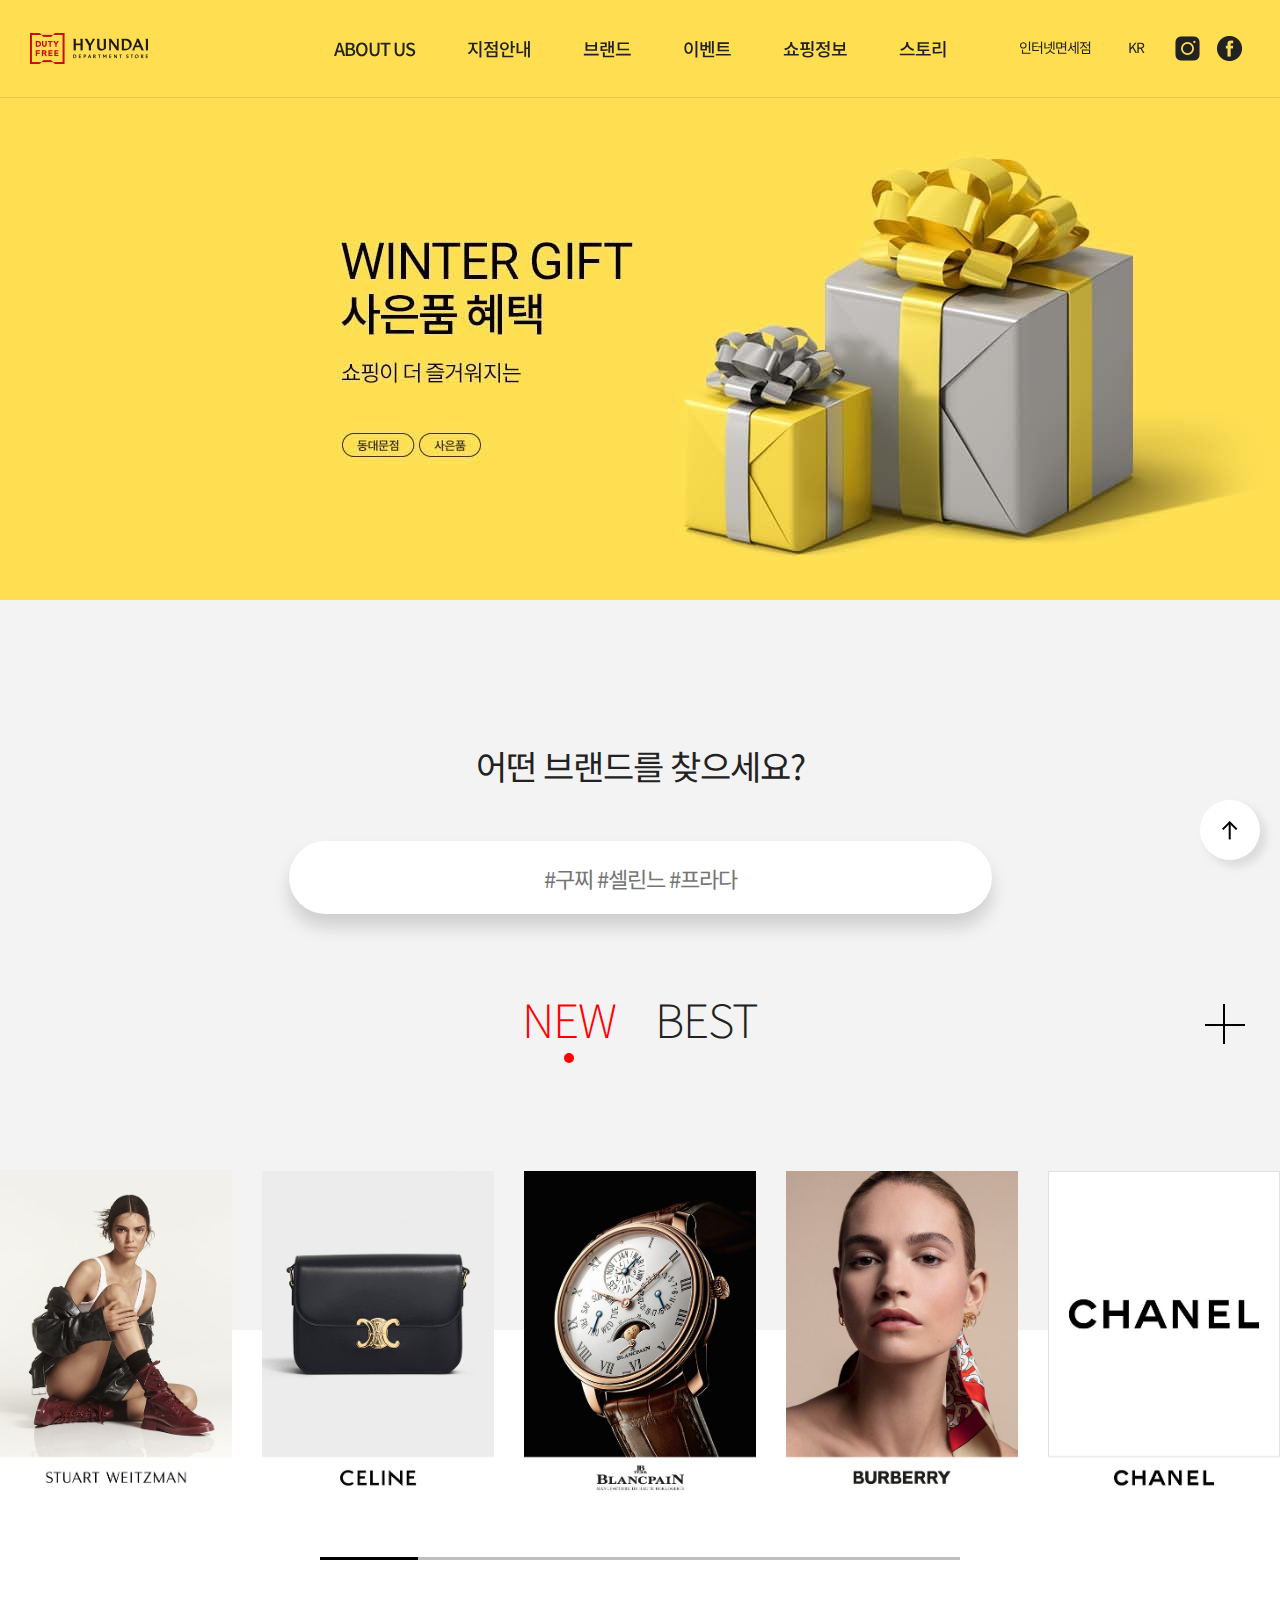
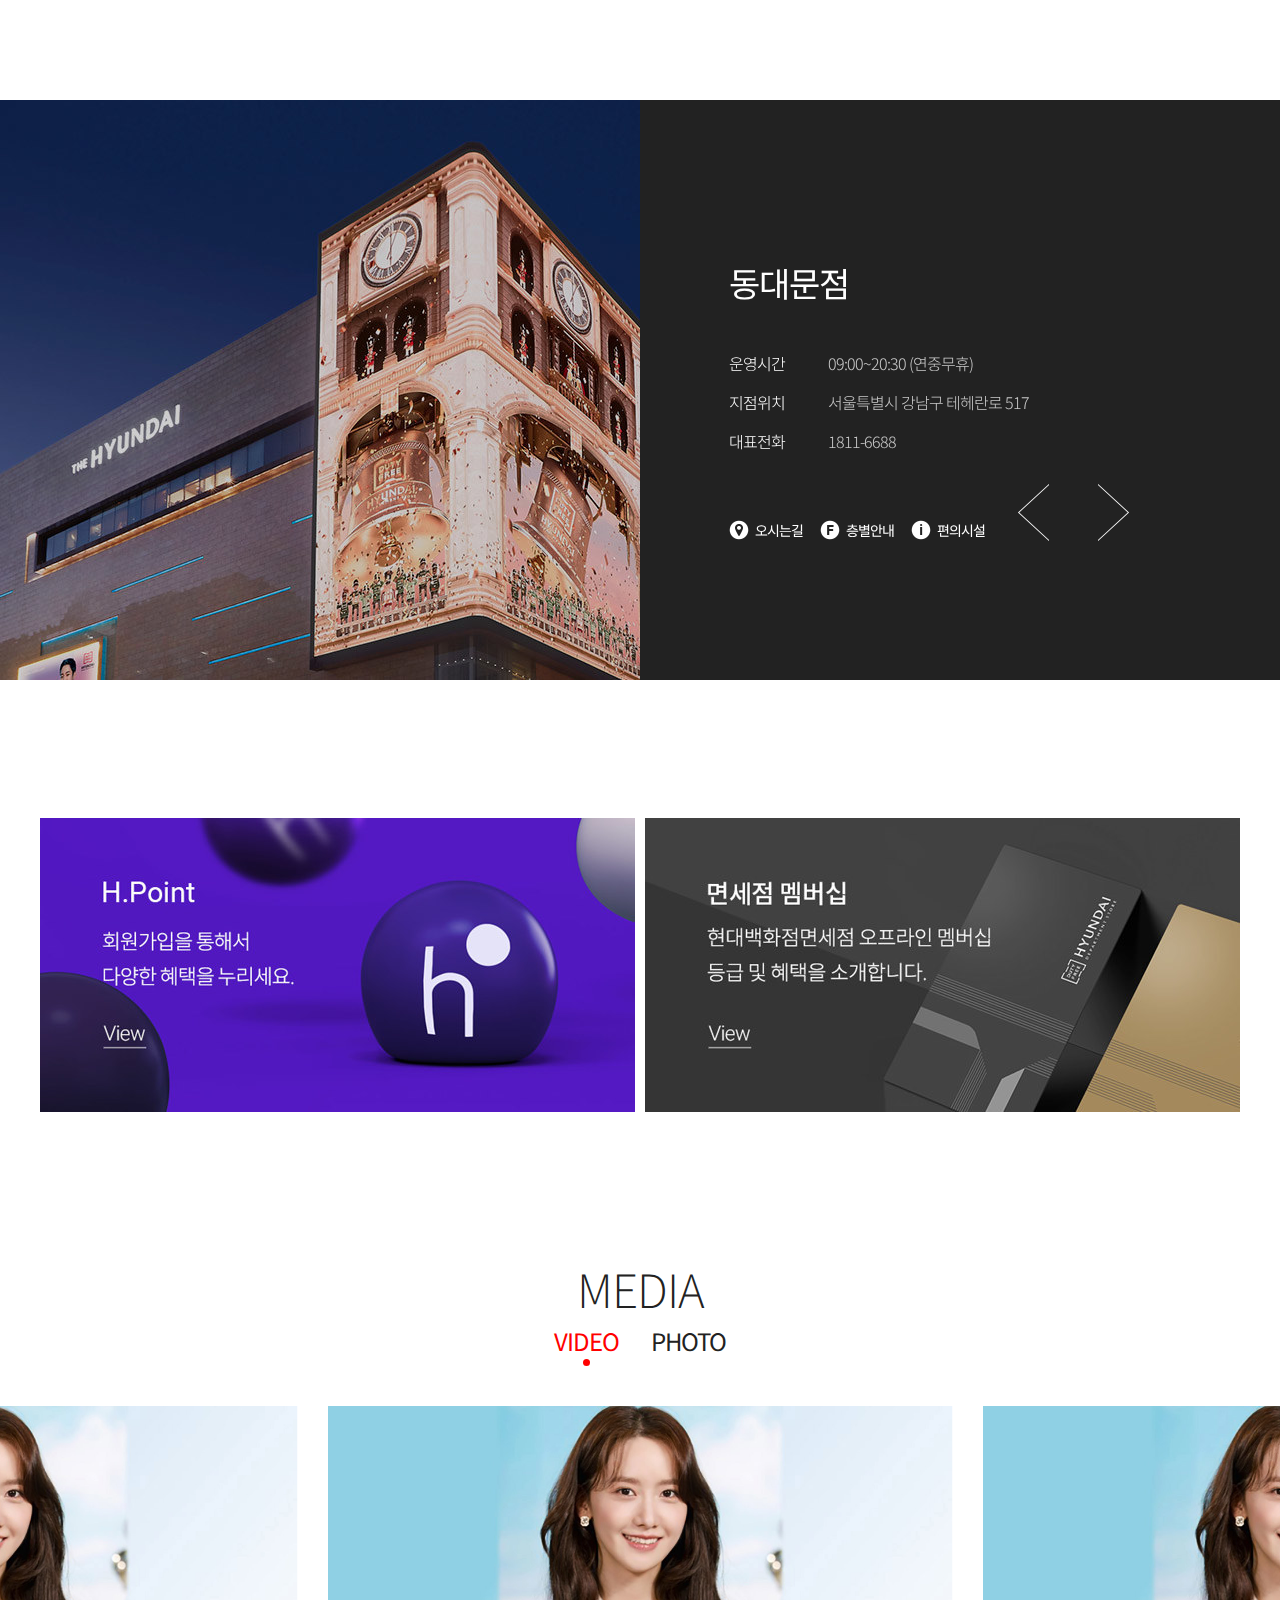
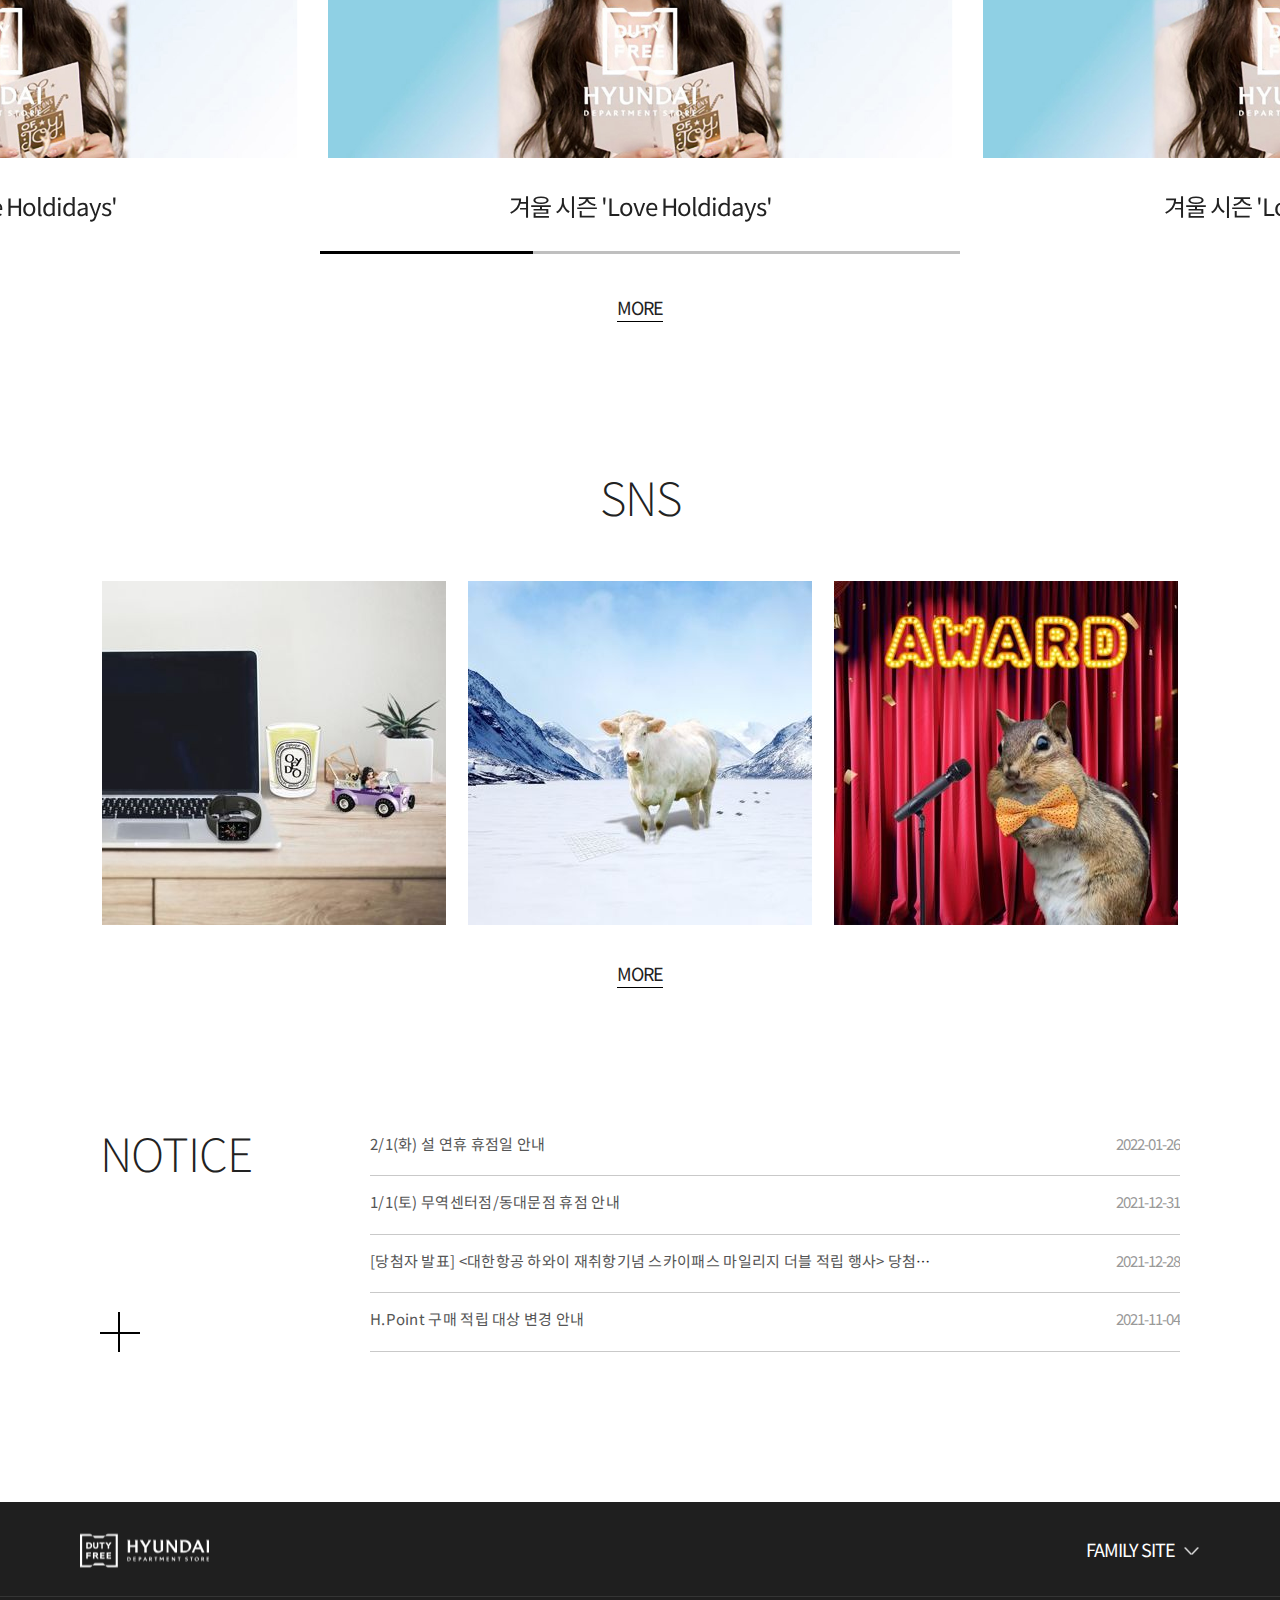
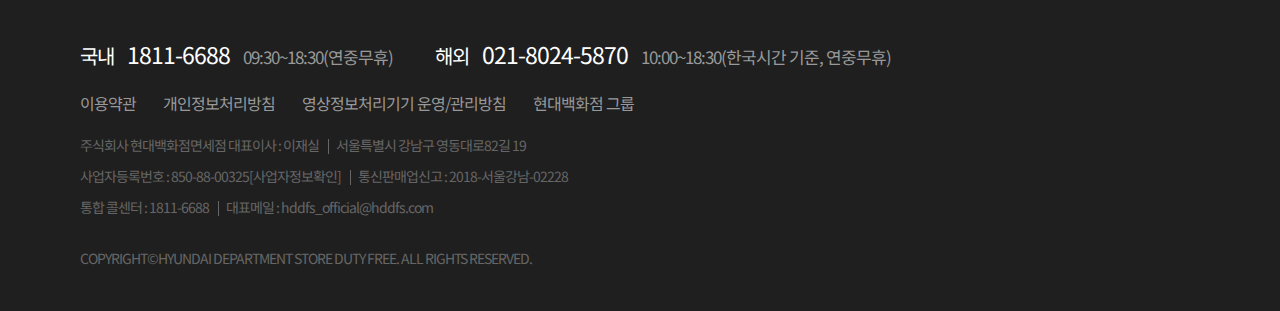
<file: index.html>
<!DOCTYPE html>
<html lang="en">
<head>
    <meta charset="UTF-8">
    <meta http-equiv="X-UA-Compatible" content="IE=edge">
    <meta name="viewport" content="width=device-width, initial-scale=1.0">
    <title>현대백화점 DUYY FREE</title>
    
    <!-- CSS -->
    <link rel="stylesheet" href="assets/css/reset.css">
    <link rel="stylesheet" href="https://unpkg.com/swiper@8/swiper-bundle.min.css"/>
    <link rel="stylesheet" href="assets/css/style.css">

    <!-- 웹 폰트 -->
    <link href="https://fonts.googleapis.com/css2?family=Noto+Sans+KR:wght@100;300;400;500;700;900&display=swap" rel="stylesheet">

    <!-- script -->
    <script src="https://unpkg.com/swiper@8/swiper-bundle.min.js"></script>
    <script src="assets/js/jquery.min_1.12.4.js"></script>
</head>
<body>
    <header>
        <div class="header_wrap">
            <div class="header_top">
                <h1>
                    <a href="#" class="logo icon">
                        현대면세점
                    </a>
                </h1>
                <div class="header_menu">
                    <ul class="menu">
                        <li>
                            <a href="#">인터넷면세점</a>
                        </li>
                        <li>
                            <a href="#">KR</a>
                        </li>
                    </ul>
                    <ul class="sns_list">
                        <li><a href="#" class="instar icon">instar</a></li>
                        <li><a href="#" class="facebook icon">fackbook</a></li>
                    </ul>
                </div>
            </div>
            <nav>
                <div class="nav_wrap">
                    <ul>
                        <li>
                            <a href="#">about us</a>
                            <div class="open_menu">
                                <ul>
                                    <li>
                                        <a href="#">회사소개</a>
                                    </li>
                                    <li>
                                        <a href="#">사회적책임경영</a>
                                    </li>
                                    <li>
                                        <a href="#">소비자중심경영</a>
                                    </li>
                                    <li>
                                        <a href="#">NEWS</a>
                                    </li>
                                    <li>
                                        <a href="#">인재채용</a>
                                    </li>
                                </ul>
                            </div>
                        </li>
                        <li>
                            <a href="#">지점안내</a>
                            <div class="open_menu">
                                <ul>
                                    <li>
                                        <a href="#">무역센터점</a>
                                    </li>
                                    <li>
                                        <a href="#">동대문점</a>
                                    </li>
                                    <li>
                                        <a href="#">인천공항점</a>
                                    </li>
                                    <li>
                                        <a href="#">인터넷면세점</a>
                                    </li>
                                </ul>
                            </div>
                        </li>
                        <li>
                            <a href="#">브랜드</a>
                            <div class="open_menu">
                                <ul>
                                    <li>
                                        <a href="#">브랜드 검색</a>
                                    </li>
                                    <li>
                                        <a href="#">브랜드</a>
                                    </li>
                                </ul>
                            </div>
                        </li>
                        <li>
                            <a href="#">이벤트</a>
                            <div class="open_menu">
                                <ul>
                                    <li>
                                        <a href="#">이벤트</a>
                                    </li>
                                </ul>
                            </div>
                        </li>
                        <li>
                            <a href="#">쇼핑정보</a>
                            <div class="open_menu">
                                <ul>
                                    <li>
                                        <a href="#">면세점멤버십</a>
                                    </li>
                                    <li>
                                        <a href="#">H.Point 멤버십</a>
                                    </li>
                                    <li>
                                        <a href="#">쇼핑가이드</a>
                                    </li>
                                    <li>
                                        <a href="#">공지사항</a>
                                    </li>
                                </ul>
                            </div>
                        </li>
                        <li>
                            <a href="#">스토리</a>
                            <div class="open_menu">
                                <ul>
                                    <li>
                                        <a href="#">SNS</a>
                                    </li>
                                    <li>
                                        <a href="#">광고</a>
                                    </li>
                                </ul>
                            </div>
                        </li>
                    </ul>
                </div>
            </nav>
        </div>
    </header>
    <main>
        <section class="banner">
            <div class="banner-wrap">
                <div class="banner_swiper swiper">
                    <div class="swiper-wrapper">
                        <div class="banner-image swiper-slide" style="background-image: url(assets/img/banner1.jpg);">
                            <a href="#"></a>
                        </div>
                        <div class="banner-image swiper-slide" style="background-image: url(assets/img/banner2.jpg);">
                            <a href="#"></a>
                        </div>
                        <div class="banner-image swiper-slide" style="background-image: url(assets/img/banner3.jpg);">
                            <a href="#"></a>
                        </div>
                    </div>
                </div>
                <!-- <div class="banner_inner">
                    <div class="banner_thumbs swiper">
                        <div class="swiper-wrapper">
                            <div class="thumbs_item swiper-slide">
                                <p class="thumbs_tit">쇼핑이 더 즐거워 지는 사은품</p>
                            </div>
                            <div class="thumbs_item swiper-slide">
                                <p class="thumbs_tit">오프라인</p>
                            </div>
                            <div class="thumbs_item swiper-slide">
                                <p class="thumbs_tit">스페셜</p>
                            </div>
                        </div>
                        <div class="swiper-scrollbar"></div>
                    </div>-->
                </div>
            </div>
        </section>
        <section class="search_brand">
            <div class="search_wrap">
                <h2>
                    어떤 브랜드를 찾으세요?
                </h2>
                <div class="search_box_wrap">
                    <div class="search_box">
                        <form action>
                            <input type="text" placeholder="#구찌 #셀린느 #프라다" onfocus="this.placeholder=''" onblur="this.placeholder='#구찌 #셀린느 #프라다'">
                        </form>
                    </div>
                </div>
            </div>
        </section>
        <section class="main_brand">
             <div class="brand_wrap">
                <div class="brand_tab">
                    <ul>
                        <li class="active"><a href="#">new</a></li>
                        <li><a href="#">best</a></li>
                    </ul>
                    <a href="#" class="btn_more"></a>
                </div>
                <div class="brand_imgs active">
                    <div class="brand_slider swiper">
                        <div class="swiper-wrapper">
                            <div class="swiper-slide">
                                <div class="slide_cont">
                                    <a href="#">
                                        <img src="assets/img/celine.jpg" alt="셀리느">
                                    </a>
                                </div>
                            </div>
                            <div class="swiper-slide">
                                <div class="slide_cont">
                                    <a href="#">
                                        <img src="assets/img/blancpain.jpg" alt="셀리느">
                                    </a>
                                </div>
                            </div>
                            <div class="swiper-slide">
                                <div class="slide_cont">
                                    <a href="#">
                                        <img src="assets/img/burberry.jpg" alt="셀리느">
                                    </a>
                                </div>
                            </div>
                            <div class="swiper-slide">
                                <div class="slide_cont">
                                    <a href="#">
                                        <img src="assets/img/chanle.jpg" alt="셀리느">
                                    </a>
                                </div>
                            </div>
                            <div class="swiper-slide">
                                <div class="slide_cont">
                                    <a href="#">
                                        <img src="assets/img/coach.jpg" alt="셀리느">
                                    </a>
                                </div>
                            </div>
                            <div class="swiper-slide">
                                <div class="slide_cont">
                                    <a href="#">
                                        <img src="assets/img/dior.jpg" alt="셀리느">
                                    </a>
                                </div>
                            </div>
                            <div class="swiper-slide">
                                <div class="slide_cont">
                                    <a href="#">
                                        <img src="assets/img/kenzo.jpg" alt="셀리느">
                                    </a>
                                </div>
                            </div>
                            <div class="swiper-slide">
                                <div class="slide_cont">
                                    <a href="#">
                                        <img src="assets/img/lego.jpg" alt="셀리느">
                                    </a>
                                </div>
                            </div>
                            <div class="swiper-slide">
                                <div class="slide_cont">
                                    <a href="#">
                                        <img src="assets/img/marc.jpg" alt="셀리느">
                                    </a>
                                </div>
                            </div>
                            <div class="swiper-slide">
                                <div class="slide_cont">
                                    <a href="#">
                                        <img src="assets/img/musinsa.jpg" alt="셀리느">
                                    </a>
                                </div>
                            </div>
                            <div class="swiper-slide">
                                <div class="slide_cont">
                                    <a href="#">
                                        <img src="assets/img/omega.jpg" alt="셀리느">
                                    </a>
                                </div>
                            </div>
                            <div class="swiper-slide">
                                <div class="slide_cont">
                                    <a href="#">
                                        <img src="assets/img/stonehenger.jpg" alt="셀리느">
                                    </a>
                                </div>
                            </div>
                            <div class="swiper-slide">
                                <div class="slide_cont">
                                    <a href="#">
                                        <img src="assets/img/stuart.jpg" alt="셀리느">
                                    </a>
                                </div>
                            </div>
                        </div>
                        <div class="ico_button swiper-button-prev"></div>
                        <div class="ico_button swiper-button-next"></div>
                        <div class="swiper-pagination"></div>
                    </div>
                </div>
                <div class="best_imgs">
                    <div class="brand_slider swiper">
                        <div class="swiper-wrapper">
                            <div class="swiper-slide">
                                <div class="slide_cont">
                                    <a href="#">
                                        <img src="assets/img/celine.jpg" alt="셀리느">
                                    </a>
                                </div>
                            </div>
                            <div class="swiper-slide">
                                <div class="slide_cont">
                                    <a href="#">
                                        <img src="assets/img/blancpain.jpg" alt="셀리느">
                                    </a>
                                </div>
                            </div>
                            <div class="swiper-slide">
                                <div class="slide_cont">
                                    <a href="#">
                                        <img src="assets/img/burberry.jpg" alt="셀리느">
                                    </a>
                                </div>
                            </div>
                            <div class="swiper-slide">
                                <div class="slide_cont">
                                    <a href="#">
                                        <img src="assets/img/chanle.jpg" alt="셀리느">
                                    </a>
                                </div>
                            </div>
                            <div class="swiper-slide">
                                <div class="slide_cont">
                                    <a href="#">
                                        <img src="assets/img/coach.jpg" alt="셀리느">
                                    </a>
                                </div>
                            </div>
                            <div class="swiper-slide">
                                <div class="slide_cont">
                                    <a href="#">
                                        <img src="assets/img/dior.jpg" alt="셀리느">
                                    </a>
                                </div>
                            </div>
                            <div class="swiper-slide">
                                <div class="slide_cont">
                                    <a href="#">
                                        <img src="assets/img/kenzo.jpg" alt="셀리느">
                                    </a>
                                </div>
                            </div>
                            <div class="swiper-slide">
                                <div class="slide_cont">
                                    <a href="#">
                                        <img src="assets/img/lego.jpg" alt="셀리느">
                                    </a>
                                </div>
                            </div>
                            <div class="swiper-slide">
                                <div class="slide_cont">
                                    <a href="#">
                                        <img src="assets/img/marc.jpg" alt="셀리느">
                                    </a>
                                </div>
                            </div>
                            <div class="swiper-slide">
                                <div class="slide_cont">
                                    <a href="#">
                                        <img src="assets/img/musinsa.jpg" alt="셀리느">
                                    </a>
                                </div>
                            </div>
                            <div class="swiper-slide">
                                <div class="slide_cont">
                                    <a href="#">
                                        <img src="assets/img/omega.jpg" alt="셀리느">
                                    </a>
                                </div>
                            </div>
                            <div class="swiper-slide">
                                <div class="slide_cont">
                                    <a href="#">
                                        <img src="assets/img/stonehenger.jpg" alt="셀리느">
                                    </a>
                                </div>
                            </div>
                            <div class="swiper-slide">
                                <div class="slide_cont">
                                    <a href="#">
                                        <img src="assets/img/stuart.jpg" alt="셀리느">
                                    </a>
                                </div>
                            </div>
                        </div>
                        <div class="ico_button swiper-button-prev"></div>
                        <div class="ico_button swiper-button-next"></div>
                        <div class="swiper-pagination"></div>
                    </div>
                </div>
             </div>
        </section>
        <seciton class="main_branch">
            <div class="branch_wrap">
                <div class="branch-swiper swiper">
                    <div class="swiper-wrapper">
                        <div class="branch-box swiper-slide">
                            <div class="branch-img" style="background-image: url(assets/img/branch_img.jpg);"></div>
                            <div class="branch_desc">
                                <h3><a href="#">동대문점</a></h3>
                                <dl>
                                    <dt>운영시간</dt>
                                    <dd>09:00~20:30 (연중무휴)</dd>
                                </dl>
                                <dl>
                                    <dt>지점위치</dt>
                                    <dd>서울특별시 강남구 테헤란로 517</dd>
                                </dl>
                                <dl>
                                    <dt>대표전화</dt>
                                    <dd>1811-6688</dd>
                                </dl>
                                <div class="branch-btn">
                                    <a href="#" class="locate">오시는길</a>
                                    <a href="#" class="floor">층별안내</a>
                                    <a href="#" class="facilities">편의시설</a>
                                </div>
                            </div>
                        </div>
                        <div class="branch-box swiper-slide">
                            <div class="branch-img" style="background-image: url(assets/img/branch_img01.jpg);"></div>
                            <div class="branch_desc">
                                <h3><a href="#">인천공항점</a></h3>
                                <dl>
                                    <dt>운영시간</dt>
                                    <dd>09:00~20:30 (연중무휴)</dd>
                                </dl>
                                <dl>
                                    <dt>지점위치</dt>
                                    <dd>서울특별시 강남구 테헤란로 517</dd>
                                </dl>
                                <dl>
                                    <dt>대표전화</dt>
                                    <dd>1811-6688</dd>
                                </dl>
                                <div class="branch-btn">
                                    <a href="#" class="locate">오시는길</a>
                                    <a href="#" class="floor">층별안내</a>
                                </div>
                            </div>
                        </div>
                        <div class="branch-box swiper-slide">
                            <div class="branch-img" style="background-image: url(assets/img/branch_img02.jpg);"></div>
                            <div class="branch_desc">
                                <h3><a href="#">무역센터점</a></h3>
                                <dl>
                                    <dt>운영시간</dt>
                                    <dd>09:00~20:30 (연중무휴)</dd>
                                </dl>
                                <dl>
                                    <dt>지점위치</dt>
                                    <dd>서울특별시 강남구 테헤란로 517</dd>
                                </dl>
                                <dl>
                                    <dt>대표전화</dt>
                                    <dd>1811-6688</dd>
                                </dl>
                                <div class="branch-btn">
                                    <a href="#" class="locate">오시는길</a>
                                    <a href="#" class="floor">층별안내</a>
                                    <a href="#" class="facilities">편의시설</a>
                                </div>
                            </div>
                        </div>
                    </div>
                    <div class="swiper-button-prev"></div>
                    <div class="swiper-button-next"></div>
                </div>
            </div>
        </seciton>
        <section class="membership">
            <div class="membership_wrap">
                <a href="#">
                    <img src="assets/img/membership_img.jpg" alt="">
                </a>
                <a href="#">
                    <img src="assets/img/membership_img01.jpg" alt="">
                </a>
            </div>
        </section>
        <section class="media">
            <div class="media_wrap">
                <h2>MEDIA</h2>
                <div class="media_tab">
                    <ul>
                        <li class="active"><a href="#">VIDEO</a></li>
                        <li><a href="#">PHOTO</a></li>
                    </ul>
                </div>
                <div class="video-slider active">
                    <div class="video-swiper swiper">
                            <div class="swiper-wrapper">
                                <div class="swiper-slide">
                                    <div class="video-cont">
                                        <div class="video-item" style="background-image: url(assets/img/video01.jpg);">
                                            <span class="play_btn"></span>
                                        </div>
                                        <div class="video-box">
                                            <iframe src="https://www.youtube.com/embed/a_Lq8bjWIJ8" width="1080" height="608" frameborder="0"></iframe>
                                        </div>
                                    </div>
                                    <p class="video-desc">겨울 시즌 'Love Holdidays'</p>
                                </div>
                                <div class="swiper-slide">
                                    <div class="video-cont">
                                        <div class="video-item" style="background-image: url(assets/img/video01.jpg);">
                                            <span class="play_btn"></span>
                                        </div>
                                        <div class="video-box">
                                            <iframe src="https://www.youtube.com/embed/a_Lq8bjWIJ8" width="1080" height="608" frameborder="0"></iframe>
                                        </div>
                                    </div>
                                    <p class="video-desc">겨울 시즌 'Love Holdidays'</p>
                                </div>
                                <div class="swiper-slide">
                                    <div class="video-cont">
                                        <div class="video-item" style="background-image: url(assets/img/video01.jpg);">
                                            <span class="play_btn"></span>
                                        </div>
                                        <div class="video-box">
                                            <iframe src="https://www.youtube.com/embed/a_Lq8bjWIJ8" width="1080" height="608" frameborder="0"></iframe>
                                        </div>
                                    </div>
                                    <p class="video-desc">겨울 시즌 'Love Holdidays'</p>
                                </div>
                            </div>
                        <div class="ico_button swiper-button-prev"></div>
                        <div class="ico_button swiper-button-next"></div>
                        <div class="swiper-pagination"></div>
                    </div>
                </div>
                <div class="photo-slider">
                    <div class="video-swiper swiper">
                            <div class="swiper-wrapper">
                                <div class="swiper-slide">
                                    <div class="video-cont">
                                        <div class="video-item" style="background-image: url(assets/img/photo_img_01.jpg);">
                                            <span class="play_btn"></span>
                                        </div>
                                        <div class="video-box">
                                            <iframe src="https://www.youtube.com/embed/a_Lq8bjWIJ8" width="1080" height="608" frameborder="0"></iframe>
                                        </div>
                                    </div>
                                    <p class="video-desc">겨울 시즌 'Love Holdidays'</p>
                                </div>
                                <div class="swiper-slide">
                                    <div class="video-cont">
                                        <div class="video-item" style="background-image: url(assets/img/video01.jpg);">
                                            <span class="play_btn"></span>
                                        </div>
                                        <div class="video-box">
                                            <iframe src="https://www.youtube.com/embed/a_Lq8bjWIJ8" width="1080" height="608" frameborder="0"></iframe>
                                        </div>
                                    </div>
                                    <p class="video-desc">겨울 시즌 'Love Holdidays'</p>
                                </div>
                                <div class="swiper-slide">
                                    <div class="video-cont">
                                        <div class="video-item" style="background-image: url(assets/img/video01.jpg);">
                                            <span class="play_btn"></span>
                                        </div>
                                        <div class="video-box">
                                            <iframe src="https://www.youtube.com/embed/a_Lq8bjWIJ8" width="1080" height="608" frameborder="0"></iframe>
                                        </div>
                                    </div>
                                    <p class="video-desc">겨울 시즌 'Love Holdidays'</p>
                                </div>
                            </div>
                        <div class="ico_button swiper-button-prev"></div>
                        <div class="ico_button swiper-button-next"></div>
                        <div class="swiper-pagination"></div>
                    </div>
                </div>
                <div class="more_btn">
                    <a href="#">more</a>
                </div>
            </div>
        </section>
        <section class="sns">
            <div class="sns_wrap">
                <h2>SNS</h2>
                <div class="sns_content">
                    <ul>
                        <li>
                            <a href="#">
                                <img src="assets/img/sns_img01.jpg" alt="sns01">
                                <div class="img_desc">
                                    <span>집콕하면 뭐겠어요! 여러분들!</span>
                                    <p>운동도 하고, 레고도 하고, 명상도 하고!</p>
                                </div>
                            </a>
                        </li>
                        <li>
                            <a href="#">
                                <img src="assets/img/sns_img02.jpg" alt="sns01">
                                <div class="img_desc">
                                    <span>집콕하면 뭐겠어요! 여러분들!</span>
                                    <p>운동도 하고, 레고도 하고, 명상도 하고!</p>
                                </div>
                            </a>
                        </li>
                        <li>
                            <a href="#">
                                <img src="assets/img/sns_img03.jpg" alt="sns01">
                                <div class="img_desc">
                                    <span>집콕하면 뭐겠어요! 여러분들!</span>
                                    <p>운동도 하고, 레고도 하고, 명상도 하고!</p>
                                </div>
                            </a>
                        </li>
                    </ul>
                </div>
                <div class="more_btn">
                    <a href="#">more</a>
                </div>
            </div>
        </section>
        <section class="notice">
            <div class="notice_wrap">
                <h2>NOTICE</h2>
                <div class="notice_list">
                    <dl>
                        <dd><a href="#">2/1(화) 설 연휴 휴점일 안내</a></dd>
                        <dt>2022-01-26</dt>
                    </dl>
                    <dl>
                        <dd><a href="#">1/1(토) 무역센터점/동대문점 휴점 안내</a></dd>
                        <dt>2021-12-31</dt>
                    </dl>
                    <dl>
                        <dd><a href="#">[당첨자 발표] <대한항공 하와이 재취항기념 스카이패스 마일리지 더블 적립 행사> 당첨자 발표</a></dd>
                        <dt>2021-12-28</dt>
                    </dl>
                    <dl>
                        <dd><a href="#">H.Point 구매 적립 대상 변경 안내</a></dd>
                        <dt>2021-11-04</dt>
                    </dl>
                </div>
                <a href="#" class="btn_more"></a>
            </div>
        </section>
    </main>
    <div class="top_btn">
        <a href="#">처음으로</a>
    </div>
    <footer>
        <div class="footer_wrap">
            <div class="footer_top">
                <div class="footer_logo">
                    <a href="#"></a>
                </div>
                <div class="moresite_btn">
                    <a href="#">FAMILY SITE</a>
                </div>
                <div class="morefooter">    
                    <div class="morefooter_wrap">
                        <div>
                            <p>쇼핑몰사이트</p>
                            <ul>
                                <li><a href="#">현대Hmall</a></li>
                                <li><a href="#">더현대닷컴</a></li>
                                <li><a href="#">e수퍼마켓</a></li>
                                <li><a href="#">더한섬</a></li>
                                <li><a href="#">현대리바트몰</a></li>
                                <li><a href="#">현대렌탈케어</a></li>
                                <li><a href="#">H패션몰</a></li>
                                <li><a href="#">VR STATION</a></li>
                            </ul>
                        </div>
                        <div>
                            <p>관계사 사이트</p>
                            <ul>
                                <li><a href="#">현대Hmall</a></li>
                                <li><a href="#">더현대닷컴</a></li>
                                <li><a href="#">e수퍼마켓</a></li>
                                <li><a href="#">더한섬</a></li>
                                <li><a href="#">현대리바트몰</a></li>
                                <li><a href="#">현대렌탈케어</a></li>
                                <li><a href="#">H패션몰</a></li>
                                <li><a href="#">VR STATION</a></li>
                                <li><a href="#">더한섬</a></li>
                                <li><a href="#">현대리바트몰</a></li>
                                <li><a href="#">현대렌탈케어</a></li>
                                <li><a href="#">H패션몰</a></li>
                                <li><a href="#">VR STATION</a></li>
                                <li><a href="#">현대리바트몰</a></li>
                                <li><a href="#">현대렌탈케어</a></li>
                                <li><a href="#">H패션몰</a></li>
                                <li><a href="#">VR STATION</a></li>
                            </ul>
                        </div>
                    </div>
                </div>
            </div>
            <div class="footer_bottom">
                <div class="call">
                    <ul>
                        <li>
                            국내
                            <em>1811-6688</em>
                            <span>09:30~18:30(연중무휴)</span>
                        </li>
                        <li>
                            해외
                            <em>021-8024-5870</em>
                            <span>10:00~18:30(한국시간 기준, 연중무휴)</span>
                        </li>
                    </ul>
                </div>
                <div class="footer_infor">
                    <ul>
                        <li><a href="#">이용약관</a></li>
                        <li><a href="#">개인정보처리방침</a></li>
                        <li><a href="#">영상정보처리기기 운영/관리방침</a></li>
                        <li><a href="#">현대백화점 그룹</a></li>
                    </ul>
                </div>
                <address>
                    <ul>
                        <li>주식회사 현대백화점면세점 대표이사 : 이재실</li>
                        <li>서울특별시 강남구 영동대로82길 19</li>
                    </ul>
                    <ul>
                        <li>사업자등록번호 : 850-88-00325[사업자정보확인]</li>
                        <li>통신판매업신고 : 2018-서울강남-02228</li>
                    </ul>
                    <ul>
                        <li>통합 콜센터 : 1811-6688</li>
                        <li>대표메일 : <a href="#">hddfs_official@hddfs.com</a></li>
                    </ul>
                    <p class="copy">COPYRIGHT©HYUNDAI DEPARTMENT STORE DUTY FREE. ALL RIGHTS RESERVED.</p>
                </address>
            </div>
        </div>
    </footer>
    <script src="assets/js/custom.js"></script>
</body>
</html>
</file>
<file: assets/css/style.css>
@charset "utf-8";

header {position: fixed; width: 100%; z-index: 20; transition: .3s;}
header.scroll {background: #fff;}
.header_wrap {
    position: relative;
    height: 97px;
}
.header_top {
    height: 97px;
}
.header_top h1 {
    position: absolute;
    top: 33px;
    left: 30px;
    z-index: 12;
}
.header_top .logo {
    width: 118px;
    height: 31px;
    background: url(../img/img_logo.png) no-repeat;
}
.header_menu {
    position: absolute;
    top: 33px;  right: 30px;
    z-index: 11;
}
.header_menu > ul {
    float: left;
}
.header_menu > ul > li {
    margin-left: 9px;
    float: left;
}
.menu {
    line-height: 28px;
}
.menu > li {padding: 0 14px;}
.sns_list {
    margin: 3px 0 0 8px;
}
.sns_list .instar {
    width: 33px; height: 33px;
    background: url(../img/ico_sns_insta.png) no-repeat;
}
.sns_list .facebook {
    width: 33px; height: 33px;
    background: url(../img/ico_sns_facebook.png) no-repeat;
}
/* header */

nav {
    position: absolute;
    top: 0; left: 0; right: 0;
    height: 97px;
    border-bottom: 1px solid rgba(0,0,0,0.1);
    text-align: center;
    transition: .2s;
}
nav.open::after {
    position: absolute;
    content: '';
    top: 98px; right: 0; left: 0;
    width: 100%;
    border-bottom: 1px solid rgba(0,0,0,0.1);
}
nav.open {
    height: 410px;
    background: #fff;
    transition: .2s;   
    z-index: 1;
}
.nav_wrap {
    display: inline-block;
}
.nav_wrap > ul > li {
    float: left;
}
.nav_wrap > ul > li > a {
    position: relative;
    display: block;
    text-transform: uppercase;
    line-height: 96px;
    padding: 0 26px;
    font-weight: 500;
    font-size: 18px;
}
.nav_wrap > ul > li:hover > a::after {
    width: 100%;
}
.nav_wrap > ul > li > a::after {
    content: '';
    display: block;
    margin: 0 auto;
    width: 0%; height: 2px;
    background: #000;
    transition: .2s ease-out;
}
nav.open .open_menu {
    display: block;
    opacity: 1;
}
.open_menu {
    display: none;
    text-align: left;
    transition: .2s;
    opacity: 0;
}
.open_menu ul {
    padding-top: 40px;
}
.open_menu > ul > li + li {
    margin-top: 20px;
}
nav.open .open_menu > ul > li > a {
    opacity: 1;
}
.open_menu > ul > li > a {
    display: block;
    padding-left: 25px;
    font-size: 15px;
    color: #777;
    opacity: 0;
    transition: all .3s;
}
.open_menu > ul > li > a:hover {
    color: rgb(214, 0, 0);
}
/* nav */

.banner {
    position: relative;
    min-width: 1200px;
}
.banner-image {
    position: relative;
    background-repeat: no-repeat;
    min-width: 1200px;
    height: 600px;
    background-position: 50% 0;
}
.banner-image > a {
    position: relative;
    display: block;
    min-width: 1200px;
    max-width: 1920px;
    height: 100%;
    margin: 0 auto;
}
.banner_inner {
    position: absolute;
    left: 0;
    right: 0;
    top: 97px;
    width: 100%;
    min-width: 1200px;
    max-width: 1920px;
    margin: 0 auto;
    height: 503px;
}
.banner_thumbs {
    position: absolute;
    top: 76px;
    left: 50%;
    width: 19%;
    height: 312px;
    transform: translateX(-250%);
}
.thumbs_item {
    cursor: pointer;
}
.thumbs_tit {
    overflow: hidden;
    padding: 0 20px 0 0;
    white-space: nowrap;
    text-overflow: ellipsis;
    font-weight: 500;
    font-size: 17px;
    color: #000;
}
/* banner */

.search_brand {
    min-width: 1200px;
    padding: 140px 0 70px;
    background: #f3f3f3;
}
.search_wrap {
    text-align: center;
}
.search_wrap h2 {
    font-size: 34px;
}
.search_box_wrap {
    margin-top: 50px;
}
.search_box {
    position: relative;
    width: 703px;
    margin: 0 auto;
    text-align: center;
    border-radius: 50px;
    box-shadow: 0 13px 17px 0 rgb(0 0 0/15%);
    background: #fff;
    box-sizing: border-box;

}
.search_box input {
    padding: 0 40px;
    width: calc(100% - 80px);
    height: 73px;
    font-size: 22px;
    border-radius: 50px;
    border: none;
    outline: none;
    text-align: center;
    box-sizing: border-box;
}
/* search_box */
.main_brand {
    position: relative;
    margin-bottom: 70px;
}
.main_brand::before {
    position: absolute;
    content: '';
    top: 0; 
    width: 100%; height: 60%;
    background: #f3f3f3;
}
.brand_wrap .brand_tab {
    text-transform: uppercase;
    font-size: 46px;
}
.brand_wrap .brand_tab ul {
    font-weight: 200;
    text-align: center;
    width: 100%;
}
.brand_wrap .brand_tab ul li {
    position: relative;
    padding: 0 15px;
    display: inline-block;
}
.ico_button.swiper-button-next {
    right: -90px;
    transition: .3s;
}
.ico_button.swiper-button-prev {
    left: -90px;
    transition: .3s;
}
.ico_button.swiper-button-prev::before {
    position: absolute;
    content: '';
    width: 145px; height: 90px;
    background: rgba(0,0,0,0.7);
}
.ico_button.swiper-button-prev::after {
    position: absolute;
    content: '';
    left: 110%;
    width: 8px; height: 15px;
    background-image: url(../img/ico_common.png);
    background-repeat: no-repeat;
    background-position: -363px -1052px;
}
.ico_button.swiper-button-next::before {
    position: absolute;
    content: '';
    width: 145px; height: 90px;
    background: rgba(0,0,0,0.7);
}
.ico_button.swiper-button-next::after {
    position: absolute;
    content: '';
    right: 110%;
    width: 8px; height: 15px;
    background-image: url(../img/ico_common.png);
    background-repeat: no-repeat;
    background-position: -371px -1052px;
}
.brand_wrap .brand_imgs:hover .swiper-button-next{
    right: 10px;
}
.brand_wrap .brand_imgs:hover .swiper-button-prev{
    left: 10px;
}
.brand_wrap .best_imgs:hover .swiper-button-next{
    right: 10px;
}
.brand_wrap .best_imgs:hover .swiper-button-prev{
    left: 10px;
}
.brand_tab {
    position: relative;
}
.brand_tab ul li.active a::after {
    display: block;
    content: '';
    margin: 0 auto;
    width: 10px; height: 10px;
    bottom: 0;
    border-radius: 50%;
    background: red;
}
.brand_tab ul li.active a {
    display: block;
    color:red;
}
.btn_more {
    position: absolute;
    overflow: hidden;
    top: 20px; right: 35px;
    padding: 20px;
}
.btn_more::before {
    position: absolute;
    content: '';
    top: 0; right: 20px;
    width: 2px; height: 60px;
    background: #000;
}
.btn_more::after {
    position: absolute;
    content: '';
    top: 20px; right: 0;
    width: 60px; height: 2px;
    background: #000;
}
.brand_imgs {
    display: none;
    margin-top: 50px;
}
.best_imgs {
    display: none;
    margin-top: 50px;
}
.brand_imgs.active, .best_imgs.active {display: block;}
.brand_slider {
    padding: 4.5% 0%;
}
.slide_cont img {
    width: 100%;
}
.swiper-pagination-progressbar {
    bottom: 0;
}
.swiper-horizontal>.swiper-pagination-progressbar, .swiper-pagination-progressbar.swiper-pagination-horizontal {
    width: 50%;
    min-width: 1080px;
    height: 3px;
    bottom: 10px;
    right: 0; left: 0;
    margin: 0 auto;
    top: auto;
}
.swiper-pagination-progressbar .swiper-pagination-progressbar-fill {
    background: #000;
}
/* main brand */
.main_branch {
    display: block;
    padding: 70px 0;
}
.branch_wrap {
    overflow: hidden;
    min-width: 1200px;
    max-width: 1920px;
    height: 580px;
    margin: 0 auto;
    background: #222;
}
.branch-box {
    position: relative;
    overflow: hidden;
}
.branch-box .branch-img {
    position: relative;
    float: left;
    width: 50%;
    height: 580px;
    background-position: 60% 50%;
}
.branch-box .branch_desc {
    position: relative;
    float: right;
    width: 50%;
    height: 580px;
    padding: 157px 0 0 89px;
    color: #fff;
    box-sizing: border-box;
}
.branch_desc h3{
    margin-bottom: 43px;
}
.branch_desc h3 a {
    font-size: 34px;
    color: #fff;
}
.branch_desc dl {
    font-size: 16px;
    font-weight: 300;
}
.branch_desc dl + dl {
    margin-top: 15px;
}
.branch_desc dl dt {
    display: inline-block;
}
.branch_desc dl dd {
    display: inline-block;
    color:#c9c9c9;
}
.branch_desc h3,
.branch_desc dl,
.branch-btn {
    transform: translateX(80px);
    transition: all .8s;
    opacity: 0;
}
.swiper-slide-active
.branch_desc h3,
.swiper-slide-active
.branch_desc dl,
.swiper-slide-active
.branch-btn {
    transform: translateX(0px);
    opacity: 1;
}
.swiper-slide-active .branch_desc h3 {
    transition-delay: 0.2s;
}
.swiper-slide-active .branch_desc dl:nth-of-type(1) {
    transition-delay: 0.4s;
}
.swiper-slide-active .branch_desc dl:nth-of-type(2) {
    transition-delay: 0.6s;
}
.swiper-slide-active .branch_desc dl:nth-of-type(3) {
    transition-delay: 0.8s;
}
.swiper-slide-active .branch-btn {
    transition-delay: 1s;
}
.branch-btn {
    margin-top: 67px;
}
.branch-btn a {
    position: relative;
    margin: 0 15px 0 26px;
    font-size: 14px;
    color: #fff;
}
.branch-btn a::before {
    position: absolute;
    content: '';
    width: 20px; height: 20px;
    top: 0; left: -26px;
    background: url(../img/ico_branch.png) no-repeat;
}
.branch-btn a.floor::before {
    background-position: 0px -20px;
}
.branch-btn a.facilities::before {
    background-position: 0px -40px;
}
.branch-btn a:hover::after {
    width: 100%;
}
.branch-btn a::after {
    position: absolute;
    content: '';
    margin: 0 auto;
    bottom: -5px; left: 0; right: 0;
    width: 0%; height: 1px;
    background: #000;
    transition: .3s;
}
.branch_wrap .swiper-button-next, .branch_wrap .swiper-button-prev {
    top: 70%;
}
.branch_wrap .swiper-button-prev {
    right: 235px;
    left: auto;
}
.branch_wrap .swiper-button-prev::after {
    position: absolute;
    content: '';
    top: 0; left: 0;
    width: 31px;
    height: 57px;
    background-image: url(../img/ico_common.png);
    background-position: -411px -1019px
}
.branch_wrap .swiper-button-next {
    right: 155px;
}
.branch_wrap .swiper-button-next::after {
    position: absolute;
    content: '';
    top: 0; left: 0;
    width: 31px;
    height: 57px;
    background-image: url(../img/ico_common.png);
    background-position: -442px -1019px
}
/* branch */
.membership{
    padding: 70px 0;
}
.membership_wrap {
    display: flex;
    align-items: center;
    justify-content: space-between;
    width: 1200px;
    height: 294px;
    min-width: 1200px;
    max-width: 1920px;
    margin: 0 auto;
    text-align: center;
}
.membership_wrap a {
    display: inline-block;
}
/* membership */
.media {
    padding: 70px 0px;
}
.media_wrap {
    text-align: center;
    min-width: 1200px;
    max-width: 1920px;
    margin: 0 auto;
}
.video-slider, .photo-slider {
    display: none;
}
.video-slider.active, .photo-slider.active {
    display: block;
}
.media_wrap .video-swiper:hover .swiper-button-next{
    right: 10px;
}
.media_wrap .video-swiper:hover .swiper-button-prev{
    left: 10px;
}
.media_wrap h2 {
    font-size: 46px;
    font-weight: 200;
}
.media_wrap .media_tab ul li {
    display: inline-block;
}
.media_wrap .media_tab ul li a {
    position: relative;
    display: block;
    padding: 0 15px;
    font-size: 24px;
    font-weight: 400;
}
.media_tab ul li.active a {
    color: red;
}
.media_tab ul li.active a::after {
    display: block;
    content: '';
    margin: 0 auto;
    width: 7px; height: 7px;
    bottom: 0;
    border-radius: 50%;
    background: red;
}
.video-slider , .photo-slider{
    margin-top: 40px;
    padding-bottom: 10px;
}
.video-cont {
    overflow: hidden;
    position: relative;
    width: 100%;
}
.video-item {
    position: absolute;
    width: 100%;
    height: 100%;
    background-size: cover;
    background-repeat: no-repeat;
    background-position: center;
    z-index: 1;
    transition: all .3s;
}
.video-item::after {
    position: absolute;
    content: '';
    top: 0; left: 0;
    width: 100%; height: 100%;
    background: rgba(0,0,0,0.6);
    transition: all .3s;
    opacity: 0;
}
.swiper-slide-active .video-item:hover{
    transform: scale(1.1);
}
.swiper-slide-active .video-item:hover::after{
    cursor: pointer;
    opacity: 1;
}
.play_btn {
    position: absolute;
    top: 50%; left: 50%;
    transform: translate(-50%,-50%);
    width: 13%; height: 23%;
    background: url(../img/media_btn_play.png) no-repeat;
    background-size: cover;
    cursor: pointer;
    opacity: 0;
    z-index: 2;
    transition: .3s;
}
.swiper-slide-active .video-item:hover .play_btn{
    opacity: 1;
}
.video-desc {
    margin-top: 30px;
    font-size: 24px;
}
.video-swiper .swiper-horizontal>.swiper-pagination-progressbar, .swiper-pagination-progressbar.swiper-pagination-horizontal{
    bottom: 0;
    max-width: 1080px;
    min-width: 0px;
}
.video-swiper .swiper-wrapper {
    margin-bottom: 30px;
}
.video-box {
    position: relative;
    overflow: hidden;
    padding-bottom: 56.25%;
    height: 0;
}
.video-box iframe {
    position: absolute;
    top: 0;
    left: 1px;
    width: calc(100% - 2px);
    height: 100%;
}
.more_btn {
    display: inline-block;
    margin-top: 30px;
    text-transform: uppercase;
    font-size: 18px;
}
.more_btn a {
    position: relative;
}
.more_btn a::after {
    content: '';
    display: block;
    margin: 0 auto;
    width: 100%; height: 1px;
    background: #000;
    transition: all .3s;
}
.more_btn:hover a::after {
    animation: btn_ani .3s linear 0s;
}
@keyframes btn_ani {
    0% {width:0%}
    100% {width:100%}
}
/* video */
.sns {
    padding: 70px 0;
}
.sns_wrap {
    min-width: 1200px;
    max-width: 1920px;
    text-align: center;
}
.sns_wrap h2 {
    font-size: 46px;
    font-weight: 200;
}
.sns_content {margin-top: 50px;}
.sns_content ul li{
    position: relative;
    display: inline-block;
}
.sns_content ul li + li {
    margin-left: 20px;
}
.sns_content ul li:hover a::before {
    opacity: 0.9;
}
.sns_content ul li a::before {
    position: absolute;
    content: '';
    display: block;
    top: 0; left: 0;
    width: 100%; height: 344px;
    background: #a60a0a;
    opacity: 0;
    transition: .3s;
}
.sns_content a {
    position: relative;
    display: block;
}
.sns_content a .img_desc {
    position: absolute;
    top: 50%;
    left: 0;
    transform: translateY(-42%);
    width: 100%;
    font-size: 18px;
    color: #fff;
    opacity: 0;
    transition: .3s;
}
.sns_content a .img_desc span {
    display: block;
    margin-bottom: 10px;
}
.sns_content a .img_desc p {
    margin-bottom: 60px;
}
.sns_content a .img_desc::before {
    position: absolute;
    content: '';
    display: block;
    width: 34px; height: 34px;
    top: auto;
    bottom: 0; left: 135px;
    background-image: url(../img/ico_common.png);
    background-position: 0px -1052px;
}
.sns_content a .img_desc::after {
    position: absolute;
    content: '';
    display: block;
    width: 34px; height: 34px;
    top: auto;
    bottom: 0; left: 180px;
    background-image: url(../img/ico_common.png);
    background-position: -38px -1052px;
}
.sns_content ul li:hover a .img_desc {
    transform: translateY(-50%);
    opacity: 1;
}
/* sns */
.notice {
    padding: 60px 0;
}
.notice_wrap {
    position: relative;
    overflow: hidden;
    width: 1080px;
    max-width: 1920px;
    min-width: unset;
    margin: 0 auto;
}
.notice_wrap h2 {
    width: 270px;
    float: left;
    font-size: 46px;
    font-weight: 200;
}
.notice_wrap .btn_more {
    top: unset; right: unset;
    bottom: 0; left: 0;
}
.notice_list {
    float: left;
    width: 75%;
}
.notice_list dl {
    position: relative;
    padding: 15px 0;
    border-bottom: 1px solid #c9c9c9;
}
.notice_list dl dd {
    overflow: hidden;
    display: inline-block;
    text-overflow: ellipsis;
    white-space: nowrap;
    width: 70%;
    margin: 0;
    left: 0;

}
.notice_list dl dd a {
    letter-spacing: 0.02em;
    font-size: 15px;
    color: #555;
}
.notice_list dl dd a:hover {
    color: red;
}
.notice_list dl dt {
    position: absolute;
    right: 0;
    display: inline-block;
    text-align: right;
    font-size: 15px;
    color: #999;
}
/* notice */
footer {
    margin-top: 90px;
}
.footer_wrap {
    min-width: 1140px;
    max-width: 1920px;
    height: 409px;
    background: #1f1f1f;
}
.footer_top {
    position: relative;
    width: 100%;
    height: 94px;
    border-bottom: 1px solid rgba(255, 255, 255, 0.1);
}
.footer_top .footer_logo {
    position: absolute;
    top: 58%; left: 50%;
    margin-left: -560px;
    transform: translate(0%, -50%);
    width: 145px; height: 45px;
    background: url(../img/footer_logo.png) no-repeat;
}
.footer_top .footer_logo a {
    position: relative;
    display: block;
    width: 145px; height: 45px;
}
.footer_top .moresite_btn {
    position: absolute;
    top: 50%; right: 50%;
    transform: translate(0,-50%);
    margin-right: -560px;
}
.footer_top .moresite_btn a {
    padding: 33px 25px 33px 0;
    font-size: 18px;
    color: #fff;
}
.footer_top .moresite_btn a::after {
    position: absolute;
    content: '';
    top: 12px;
    right: 0px;
    width: 16px;
    height: 7px;
    background: url(../img/ico_arrow.png) no-repeat;
    transition: all .3s ease;
}
.footer_top .moresite_btn.active a::after {
    transform: rotate(180deg);
}
.morefooter {
    display: none;
    position: absolute;
    top: 95px;
    width: 100%;
    height: 315px;
    text-align: left;
    background: #2c2c2c;
    z-index: 2;
}
.morefooter.active {
    display: block;
}
.morefooter_wrap {
    width: 1120px;
    margin: 0 auto;
}
.morefooter > div {
    color: #fff;
}
.morefooter > div p {
    margin-top: 40px;
    font-size: 18px;
}
.morefooter > div ul li {
    display: inline-block;
    margin: 12px 30px 0 0;
    font-size: 16px;
}
.morefooter > div ul li a {
    color: #888;
}
.footer_bottom {
    width: 1120px;
    margin: 0 auto;
}
.footer_bottom .call {
    margin-top: 40px;
}
.footer_bottom .call ul li{
    margin-right: 40px;
    font-size: 20px;
    display: inline-block;
    color: #fff;
}
.call ul li em {
    margin-left: 10px;
    font-size: 23px;
}
.call ul li span {
    margin-left: 10px;
    font-size: 17px;
    color: #999;
}
.footer_infor {
    margin-top: 20px;
}
.footer_infor ul li {
    display: inline-block;
    margin-right: 25px;
}
.footer_infor ul li a {
    font-size: 16px;
    color: #999;
}
address {
    margin-top: 10px;
}
address ul li {
    position: relative;
    display: inline-block;
    margin: 10px 15px 0 0;
    color: #666;
}
address ul li:nth-child(1)::after {
    position: absolute;
    content:'';
    top: 4px; right: -10px;
    width: 1px; height: 15px;
    background: #666;
}
address ul li a {
    color: #666;
}
address .copy {
    margin-top: 30px;
    color: #666;
}
/* footer */
.top_btn {
    position: fixed;
    bottom: 40px; right: 20px;
    width: 60px;
    height: 60px;
    border-radius: 50%;
    text-indent: -9999px;
    box-shadow: 6px 6px 10px 0px rgb(0 0 0 / 10%);
    cursor: pointer;
    z-index: 99;
    background: #fff;
}
.top_btn::after {
    position: absolute;
    content: '';
    width: 60px; height: 60px;
    top: 0; left: 0;
    background: url(../img/ico_top.png) no-repeat center center;
}
/* topBtn */
.icon {
    display: inline-block;
    font-size: 0;
    line-height: 0;
}
</file>
